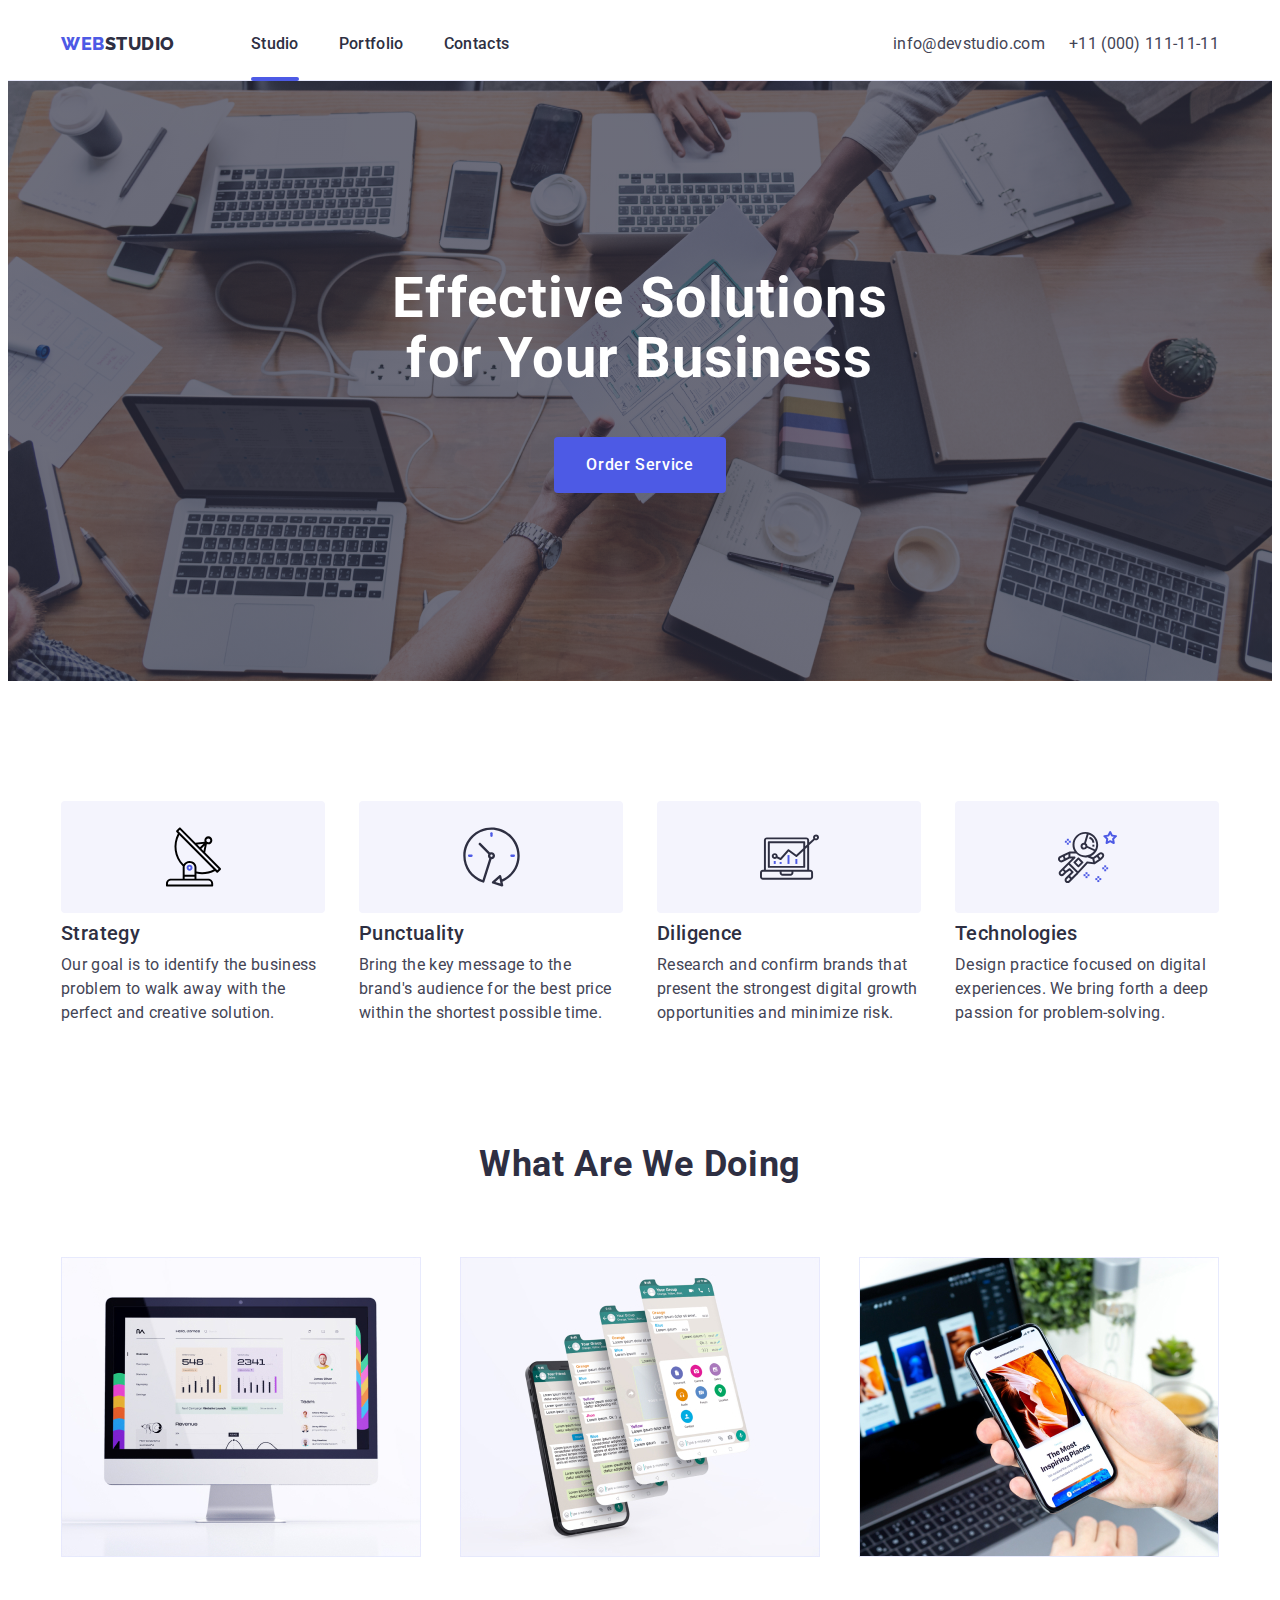
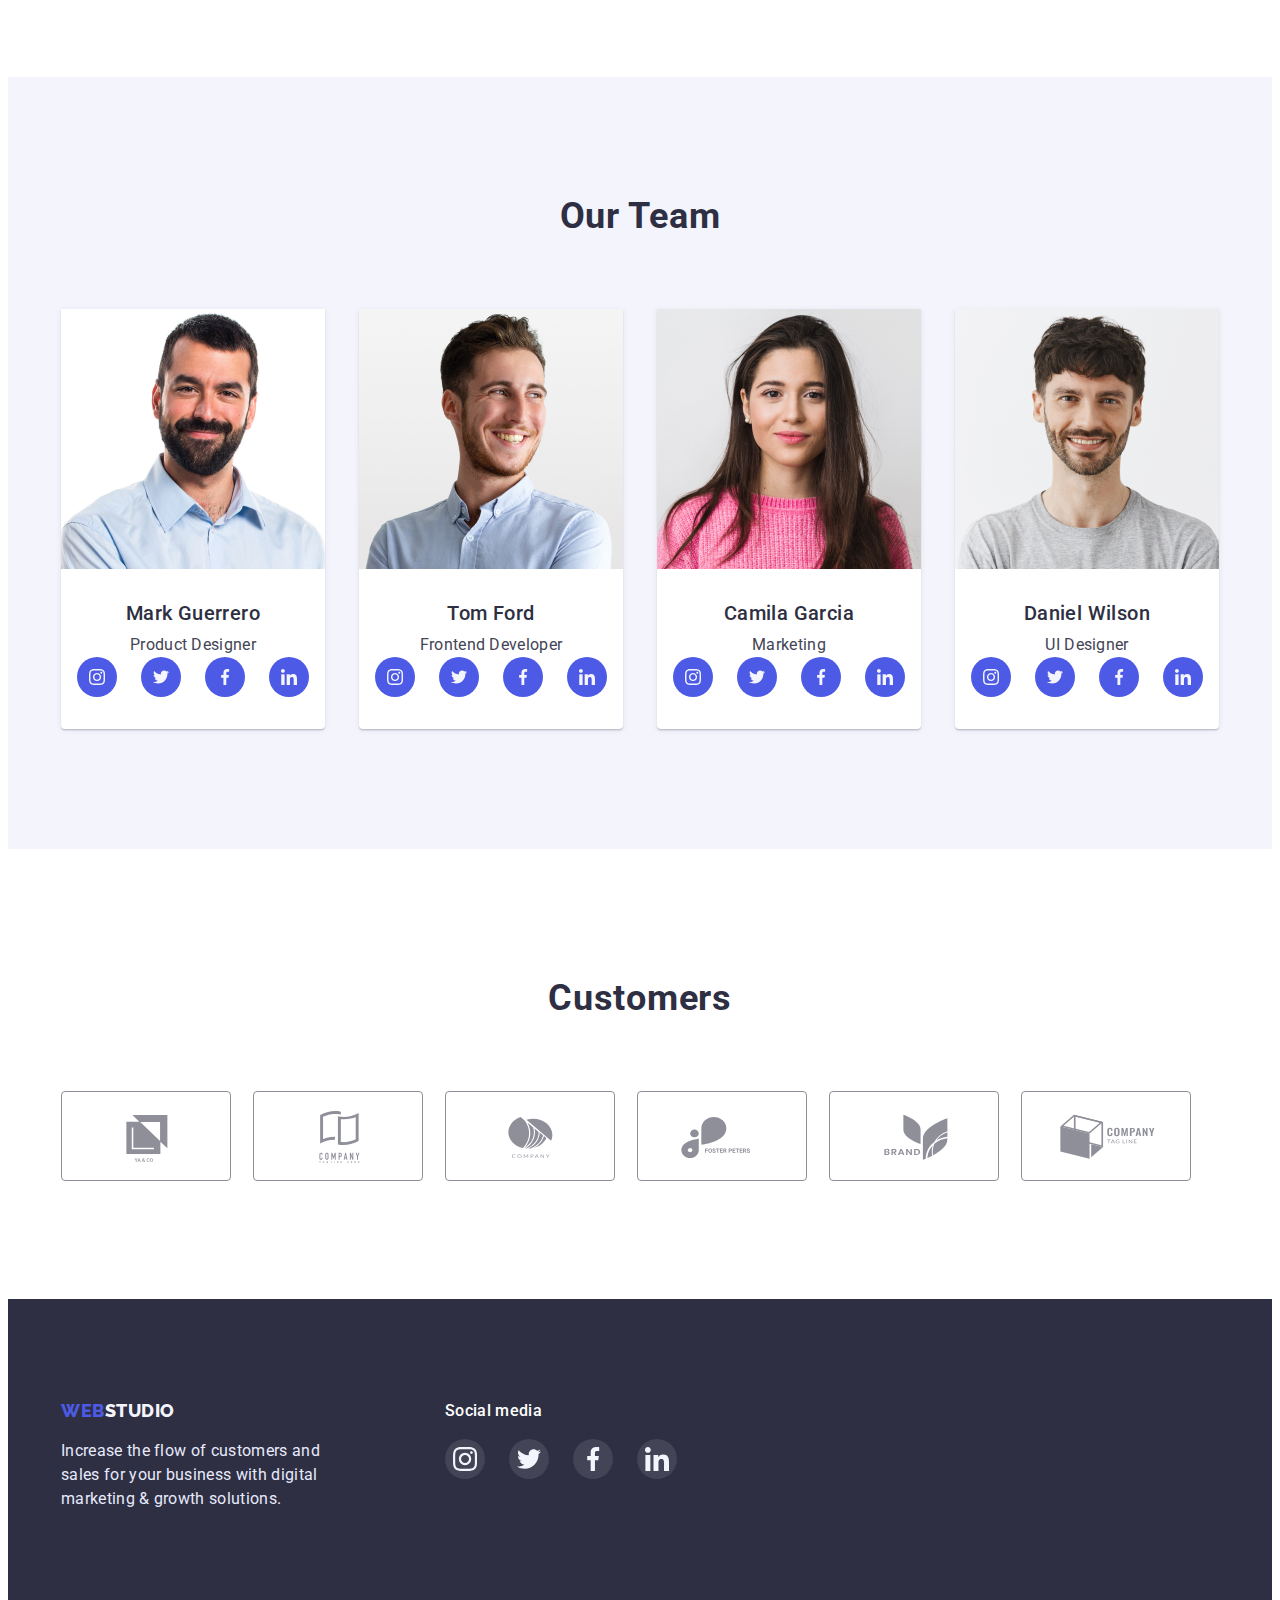
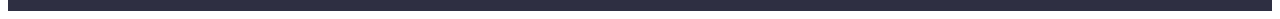
<file: index.html>
<!DOCTYPE html>
<html lang="en">
  <head>
    <meta charset="UTF-8" />
    <meta http-equiv="X-UA-Compatible" content="IE=edge" />
    <meta name="viewport" content="width=device-width, initial-scale=1.0" />
    <title>Document</title>
    <link rel="preconnect" href="https://fonts.googleapis.com" />
    <link rel="preconnect" href="https://fonts.gstatic.com" crossorigin />
    <link
      href="https://fonts.googleapis.com/css2?family=Raleway:wght@800&family=Roboto:wght@400;500;700;900&display=swap"
      rel="stylesheet"
    />
    <link
      rel="stylesheet"
      href="https://cdnjs.cloudflare.com/ajax/libs/modern-normalize/1.1.0/modern-normalize.min.css"
      integrity="sha512-wpPYUAdjBVSE4KJnH1VR1HeZfpl1ub8YT/NKx4PuQ5NmX2tKuGu6U/JRp5y+Y8XG2tV+wKQpNHVUX03MfMFn9Q=="
      crossorigin="anonymous"
      referrerpolicy="no-referrer"
    />
    <link rel="stylesheet" href="./css/styles.css" />
  </head>

  <body>
    <header class="page-header">
      
      <div class="container page-header-container">
        <nav class="header-nav">
          <a href="./index.html" class="logo-first"
            >Web<span class="logo-second">Studio</span></a
          >

         <ul class="site-nav">
            <li class="site-nav-item current">
              <a href="./index.html" class="nav-link link current-link"
                >Studio</a
              >
            </li>
            <li class="site-nav-item">
              <a href="./portfolio.html" class="nav-link link">Portfolio</a>
            </li>
            <li class="site-nav-item">
              <a href="" class="nav-link link">Contacts</a>
            </li>
          </ul>
        </nav>

        <address>
          <ul class="adress-list">
            <li>
              <a class="adress-list link" href="mailto:info@devstudio.com"
                >info@devstudio.com
              </a>
            </li>
            <li>
              <a class="adress-list link" href="tel:+110001111111"
                >+11 (000) 111-11-11
              </a>
            </li>
          </ul>
        </address>
      
      </div>
    </header>

    <main>
      <section class="hero">
        <div class="container">
          <h1 class="hero-title">Effective Solutions for Your Business</h1>
          <button class="hero-button" type="button"data-modal-open>Order Service</button>
        </div>
      </section>

      <section class="description">
        <div class="container">
          <h2 hidden>description</h2>
          <ul class="description-list">
            <li class="description-item">
              <div class="icon">
                <svg class="icon-list">
                  <use href="./images/icons.svg#icon-antenna-1"></use>
                </svg>
              </div>
              <h3 class="description-subtitle">Strategy</h3>
              <p class="description-text">
                Our goal is to identify the business problem to walk away with
                the perfect and creative solution.
              </p>
            </li>
            <li class="description-item">
              <div class="icon">
                <svg class="icon-list">
                  <use href="./images/icons.svg#icon-clock-1"></use>
                </svg>
              </div>
              <h3 class="description-subtitle">Punctuality</h3>
              <p class="description-text">
                Bring the key message to the brand's audience for the best price
                within the shortest possible time.
              </p>
            </li>
            <li class="description-item">
              <div class="icon">
                <svg class="icon-list">
                  <use href="./images/icons.svg#icon-diagram-1"></use>
                </svg>
              </div>
              <h3 class="description-subtitle">Diligence</h3>
              <p class="description-text">
                Research and confirm brands that present the strongest digital
                growth opportunities and minimize risk.
              </p>
            </li>
            <li class="description-item">
              <div class="icon">
                <svg class="icon-list">
                  <use href="./images/icons.svg#icon-astronaut-1"></use>
                </svg>
              </div>
              <h3 class="description-subtitle">Technologies</h3>
              <p class="description-text">
                Design practice focused on digital experiences. We bring forth a
                deep passion for problem-solving.
              </p>
            </li>
          </ul>
        </div>
      </section>
      <section class="job">
        <div class="container">
          <h2 class="job-tittle">What are we doing</h2>
          <ul class="job-list">
            <li><img src="./images/comp.jpg" alt="comp" width="360" /></li>
            <li><img src="./images/tel.jpg" alt="tel" width="360" /></li>
            <li>
              <img src="./images/comp-tel.jpg" alt="comp-tel" width="360" />
            </li>
          </ul>
        </div>
      </section>
      <section class="secjob">
        <div class="container">
          <h2 class="team-tittle">Our Team</h2>
          <ul class="job-seclist">
            <li class="secjob-item">
              <img
                class="secjob-img"
                src="./images/man1.jpg"
                alt="man1"
                width="264"
              />
              <h3 class="about-subtitle">Mark Guerrero</h3>
              <p class="about-text">Product Designer</p>

              <ul class="socials-list">
                <li class="socials-item">
                  <a class="socials-link" href
                    >
                    <svg class="socials-icon">
                      <use href="./images/icons.svg#icon-instagram-2"></use>
                    </svg>
                  </a>
                </li>
                <li class="socials-item">
                  <a class="socials-link" href>
                    <svg class="socials-icon">
                      <use href="./images/icons.svg#icon-twitter-1"></use>
                    </svg>
                  </a>
                </li>
                <li class="socials-item">
                  <a class="socials-link" href>
                    <svg class="socials-icon">
                      <use href="./images/icons.svg#icon-facebook-1"></use>
                    </svg>
                  </a>
                </li>
                <li class="socials-item">
                  <a class="socials-link" href>
                    <svg class="socials-icon">
                      <use href="./images/icons.svg#icon-linkedin-1"></use>
                    </svg>
                  </a>
                </li>
              </ul>
            </li>

            <li class="secjob-item">
              <img
                class="secjob-img"
                src="./images/man2.jpg"
                alt="man2"
                width="264"
              />
              <h3 class="about-subtitle">Tom Ford</h3>
              <p class="about-text">Frontend Developer</p>
              <ul class="socials-list">
                <li class="socials-item">
                  <a class="socials-link" href>
                    <svg class="socials-icon">
                      <use href="./images/icons.svg#icon-instagram-2"></use>
                    </svg>
                  </a>
                </li>
                <li class="socials-item">
                  <a class="socials-link" href>
                    <svg class="socials-icon">
                      <use href="./images/icons.svg#icon-twitter-1"></use>
                    </svg>
                  </a>
                </li>
                <li class="socials-item">
                  <a class="socials-link" href>
                    <svg class="socials-icon">
                      <use href="./images/icons.svg#icon-facebook-1"></use>
                    </svg>
                  </a>
                </li>
                <li class="socials-item">
                  <a class="socials-link" href>
                    <svg class="socials-icon">
                      <use href="./images/icons.svg#icon-linkedin-1"></use>
                    </svg>
                  </a>
                </li>
              </ul>
            </li>
            <li class="secjob-item">
              <img
                class="secjob-img"
                src="./images/girl1.jpg"
                alt="girl1"
                width="264"
              />
              <h3 class="about-subtitle">Camila Garcia</h3>
              <p class="about-text">Marketing</p>
              <ul class="socials-list">
                <li class="socials-item">
                  <a class="socials-link" href>
                    <svg class="socials-icon">
                      <use href="./images/icons.svg#icon-instagram-2"></use>
                    </svg>
                  </a>
                </li>
                <li class="socials-item">
                  <a class="socials-link" href>
                    <svg class="socials-icon">
                      <use href="./images/icons.svg#icon-twitter-1"></use>
                    </svg>
                  </a>
                </li>
                <li class="socials-item">
                  <a class="socials-link" href>
                    <svg class="socials-icon">
                      <use href="./images/icons.svg#icon-facebook-1"></use>
                    </svg>
                  </a>
                </li>
                <li class="socials-item">
                  <a class="socials-link" href>
                    <svg class="socials-icon">
                      <use href="./images/icons.svg#icon-linkedin-1"></use>
                    </svg>
                  </a>
                </li>
              </ul>
            </li>
            <li class="secjob-item">
              <img
                class="secjob-img"
                src="./images/man3.jpg"
                alt="man3"
                width="264"
              />
              <h3 class="about-subtitle">Daniel Wilson</h3>
              <p class="about-text">UI Designer</p>
              <ul class="socials-list">
                <li class="socials-item">
                  <a class="socials-link" href>
                    <svg class="socials-icon">
                      <use href="./images/icons.svg#icon-instagram-2"></use>
                    </svg>
                  </a>
                </li>
                <li class="socials-item">
                  <a class="socials-link" href>
                    <svg class="socials-icon">
                      <use href="./images/icons.svg#icon-twitter-1"></use>
                    </svg>
                  </a>
                </li>
                <li class="socials-item">
                  <a class="socials-link" href>
                    <svg class="socials-icon">
                      <use href="./images/icons.svg#icon-facebook-1"></use>
                    </svg>
                  </a>
                </li>
                <li class="socials-item">
                  <a class="socials-link" href>
                    <svg class="socials-icon">
                      <use href="./images/icons.svg#icon-linkedin-1"></use>
                    </svg>
                  </a>
                </li>
              </ul>
            </li>
          </ul>
        </div>
      </section>

      <section class="sections-customers">
        <div class="container ">
          <h2 class="customers-title">Customers</h2>
          <ul class="customers-list">
            <li class="customer">
              <a class="adress-customers" href="#">
                <svg class="icons-customers">
                  <use href="./images/icons.svg#icon-Logo"></use>
                </svg>
              </a>
            </li>
            <li class="customer">
              <a class="adress-customers" href="#">
                <svg class="icons-customers">
                  <use href="./images/icons.svg#icon-Logo-1"></use>
                </svg>
              </a>
            </li>
            <li class="customer">
              <a class="adress-customers" href="#">
                <svg class="icons-customers">
                  <use href="./images/icons.svg#icon-Logo-2"></use>
                </svg>
              </a>
            </li>
            <li class="customer">
              <a class="adress-customers" href="#">
                <svg class="icons-customers">
                  <use href="./images/icons.svg#icon-Logo-3"></use>
                </svg>
              </a>
            </li>
            <li class="customer">
              <a class="adress-customers" href="#">
                <svg class="icons-customers">
                  <use href="./images/icons.svg#icon-Logo-4"></use>
                </svg>
              </a>
            </li>
            <li class="customer">
              <a class="adress-customers" href="#">
                <svg class="icons-customers">
                  <use href="./images/icons.svg#icon-Logo-51"></use>
                </svg>
              </a>
            </li>
          </ul>
        </div>
      </section>
    </main>

    <footer class="footer-section">
        <div class="container">
      <div class="container-footer">
        <div class="footer-title">
          <a href="./index.html" class="logo-footer"
            >Web<span class="logo-secfooter">Studio</span></a
          >

          <p class="description-footer">
            Increase the flow of customers and sales for your business with
            digital marketing & growth solutions.
          </p>
        </div>
        <div class="footer-container">
          <h2 class="socials-tittle">Social media</h2>
          <ul class="socials-list1">
            <li class="socials-item1">
              <a class="socials-link1" href>
                <svg class="socials-icon1">
                  <use href="./images/icons.svg#icon-instagram-2"></use>
                </svg>
              </a>
            </li>
            <li class="socials-item1">
              <a class="socials-link1" href>
                <svg class="socials-icon1">
                  <use href="./images/icons.svg#icon-twitter-1"></use>
                </svg>
              </a>
            </li>
            <li class="socials-item1">
              <a class="socials-link1" href>
                <svg class="socials-icon1">
                  <use href="./images/icons.svg#icon-facebook-1"></use>
                </svg>
              </a>
            </li>
            <li class="socials-item1">
              <a class="socials-link1" href>
                <svg class="socials-icon1">
                  <use href="./images/icons.svg#icon-linkedin-1"></use>
                </svg>
              </a>
            </li>
          </ul>
        </div>
      </div>
    </footer>
     <div class="backdrop is-hidden" data-modal>
      <div class="modal">
        <button class="modal-close" type="button" data-modal-close>
          <svg class="close-icon">
            <use href="./images/icons1.svg#icon-close-black-18dp-2-1"></use>
          </svg>
        </button>
      </div>
    </div>
    <script src="./js/modal.js">
    </script>    
 
</body>

</html>
</file>
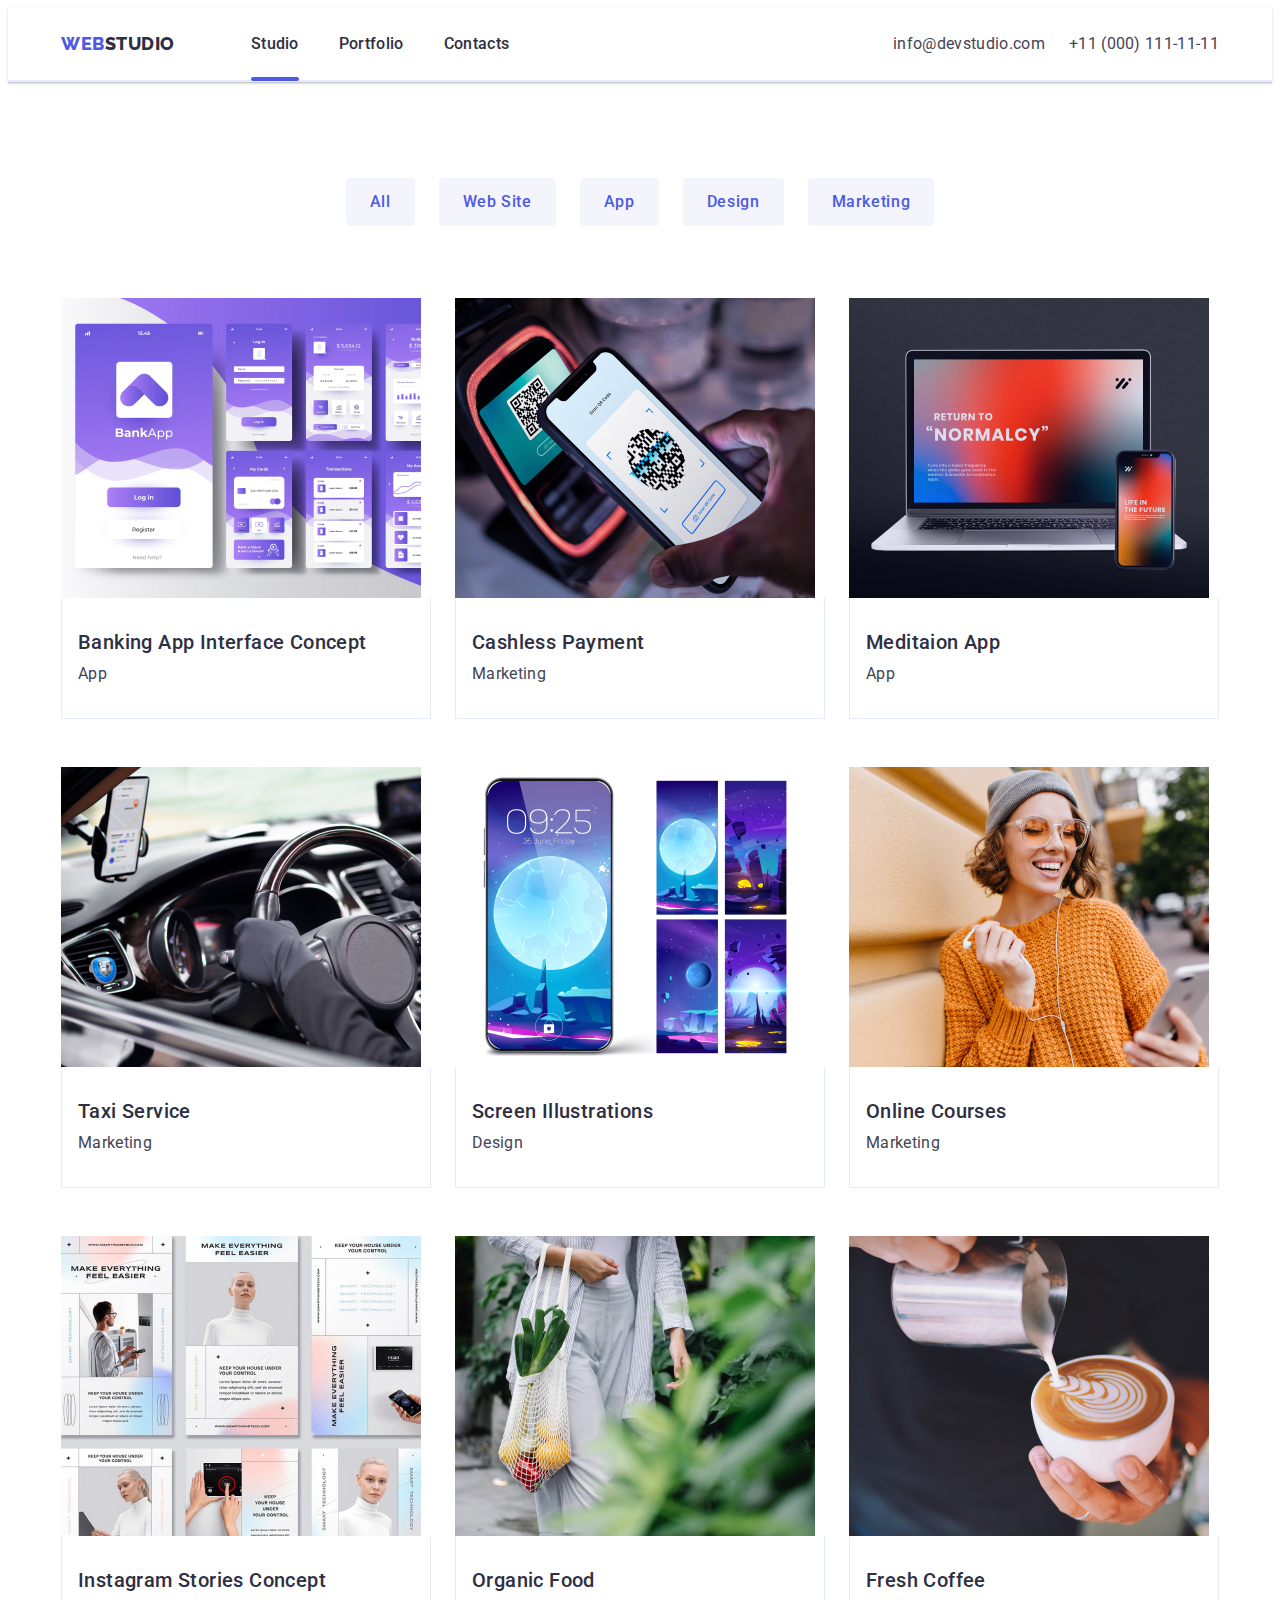
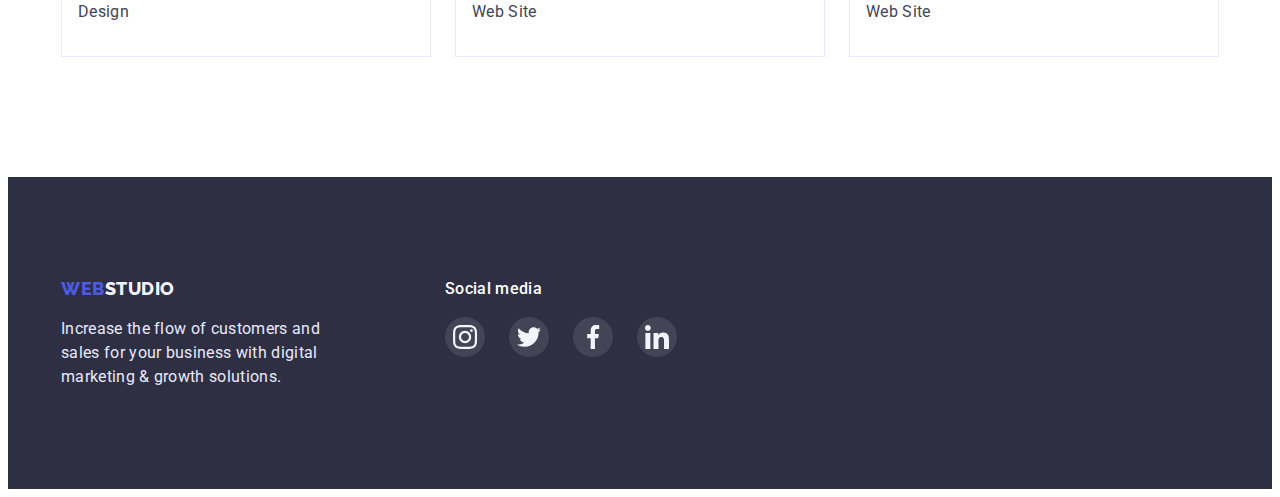
<file: portfolio.html>
<!DOCTYPE html>
<html lang="en">
  <head>
    <meta charset="UTF-8" />
    <meta http-equiv="X-UA-Compatible" content="IE=edge" />
    <meta name="viewport" content="width=device-width, initial-scale=1.0" />
    <title>Document</title>
    <link rel="preconnect" href="https://fonts.googleapis.com" />
    <link rel="preconnect" href="https://fonts.gstatic.com" crossorigin />
    <link
      href="https://fonts.googleapis.com/css2?family=Raleway:wght@800&family=Roboto:wght@400;500;700;900&display=swap"
      rel="stylesheet"
    />
    <link
      rel="stylesheet"
      href="https://cdnjs.cloudflare.com/ajax/libs/modern-normalize/1.1.0/modern-normalize.min.css"
      integrity="sha512-wpPYUAdjBVSE4KJnH1VR1HeZfpl1ub8YT/NKx4PuQ5NmX2tKuGu6U/JRp5y+Y8XG2tV+wKQpNHVUX03MfMFn9Q=="
      crossorigin="anonymous"
      referrerpolicy="no-referrer"
    />
    <link rel="stylesheet" href="./css/styles.css" />
  </head>

  <body>
    <div class="header1">
    <header class="page-header">      
      <div class="container page-header-container">
        <nav class="header-nav">
          <a href="./index.html" class="logo-first"
            >Web<span class="logo-second">Studio</span></a
          >

           <ul class="site-nav">
            <li class="site-nav-item current">
              <a href="./index.html" class="nav-link link current-link"
                >Studio</a
              >
            </li>
            <li class="site-nav-item">
              <a href="./portfolio.html" class="nav-link link">Portfolio</a>
            </li>
            <li class="site-nav-item">
              <a href="" class="nav-link link">Contacts</a>
            </li>
          </ul>
        </nav>

        <address>
          <ul class="adress-list">
            <li>
              <a class="adress-list link" href="mailto:info@devstudio.com"
                >info@devstudio.com
              </a>
            </li>
            <li>
              <a class="adress-list link" href="tel:+110001111111"
                >+11 (000) 111-11-11
              </a>
            </li>
          </ul>
        </address>
      </div>
      
    </header>
</div>
    <main>
      <section class="portfolio">
        <div class="container">
          <h1 hidden>Portfolio</h1>
          <ul class="container-button">
            <li><button type="button" class="button-portfolio">All</button></li>
            <li>
              <button type="button" class="button-portfolio">Web Site</button>
            </li>
            <li><button type="button" class="button-portfolio">App</button></li>
            <li>
              <button type="button" class="button-portfolio">Design</button>
            </li>
            <li>
              <button type="button" class="button-portfolio">Marketing</button>
            </li>
          </ul>

          <ul class="about-container">
            <li class="about-portfolio">
              <a class="portfolio-link"href>
                <div class="portfolio-image">
              <img src="./images/banking.jpg" alt="banking" width="360" />
              <div class ="portfolio-description">
                <p class="portfolio-text">14 Stylish and User-Friendly App Design Concepts · Task Manager App · Calorie Tracker App · Exotic Fruit Ecommerce App · Cloud Storage App
                </p>
              </div>
              </div>
              <div class="portfolio-context">
                <h3 class="about-subtitle">Banking App Interface Concept</h3>
                <p class="about-text">App</p>
              </div>
              </a>
            </li>
            <li class="about-portfolio">
               <a class="portfolio-link"href>
                 <div class="portfolio-image">
              <img
                src="./images/cashlesspayment.jpg"
                alt="cashless"
                width="360"
              />
              <div class ="portfolio-description">
              <p class="portfolio-text">14 Stylish and User-Friendly App Design Concepts · Task Manager App · Calorie Tracker App · Exotic Fruit Ecommerce App · Cloud Storage App
                </p>
              </div>
              </div>

              <div class="portfolio-context">
                <h3 class="about-subtitle">Cashless Payment</h3>
                <p class="about-text">Marketing</p>
              </div>
              </a>

            </li>
            <li class="about-portfolio">
               <a class="portfolio-link"href>
                <div class="portfolio-image">
              <img
                src="./images/meditaionapp.jpg"
                alt="meditaion"
                width="360"
              />
               <div class ="portfolio-description">
              <p class="portfolio-text">14 Stylish and User-Friendly App Design Concepts · Task Manager App · Calorie Tracker App · Exotic Fruit Ecommerce App · Cloud Storage App
                </p>
              </div>
              </div>
              <div class="portfolio-context">
                <h3 class="about-subtitle">Meditaion App</h3>
                <p class="about-text">App</p>
              </div>
              </a>
            </li>
            <li class="about-portfolio">
              <a class="portfolio-link"href>
                <div class="portfolio-image">
              <img src="./images/taxiservice.jpg" alt="taxi" width="360" />
               <div class ="portfolio-description">
              <p class="portfolio-text">14 Stylish and User-Friendly App Design Concepts · Task Manager App · Calorie Tracker App · Exotic Fruit Ecommerce App · Cloud Storage App
                </p>
              </div>
              </div>
              <div class="portfolio-context">
                <h3 class="about-subtitle">Taxi Service</h3>
                <p class="about-text">Marketing</p>
              </div>
              </a>
            </li>
            <li class="about-portfolio">
              <a class="portfolio-link"href>
                 <div class="portfolio-image">
              <img
                src="./images/screenillustrations.jpg"
                alt="screen"
                width="360"
              />
              <div class ="portfolio-description">
              <p class="portfolio-text">14 Stylish and User-Friendly App Design Concepts · Task Manager App · Calorie Tracker App · Exotic Fruit Ecommerce App · Cloud Storage App
                </p>
              </div>
              </div>
              <div class="portfolio-context">
                <h3 class="about-subtitle">Screen Illustrations</h3>
                <p class="about-text">Design</p>
              </div>
              </a>
            </li>
            <li class="about-portfolio">
              <a class="portfolio-link"href>
                <div class="portfolio-image">
              <img src="./images/onlinecourses.jpg" alt="online" width="360" />

              <div class ="portfolio-description">
              <p class="portfolio-text">14 Stylish and User-Friendly App Design Concepts · Task Manager App · Calorie Tracker App · Exotic Fruit Ecommerce App · Cloud Storage App
                </p>
              </div>
              </div>
              <div class="portfolio-context">
                <h3 class="about-subtitle">Online Courses</h3>
                <p class="about-text">Marketing</p>
              </div>
              </a>
            </li>
            <li class="about-portfolio">
              <a class="portfolio-link"href>
                <div class="portfolio-image">
              <img
                src="./images/instagramstoriesconcept.jpg"
                alt="instagram"
                width="360"
              />
              <div class ="portfolio-description">
              <p class="portfolio-text">14 Stylish and User-Friendly App Design Concepts · Task Manager App · Calorie Tracker App · Exotic Fruit Ecommerce App · Cloud Storage App
                </p>
              </div>
              </div>
              <div class="portfolio-context">
                <h3 class="about-subtitle">Instagram Stories Concept</h3>
                <p class="about-text">Design</p>
              </div>
              </a>
            </li>
            <li class="about-portfolio">
              <a class="portfolio-link"href>
                <div class="portfolio-image">
              <img src="./images/organicfood.jpg" alt="food" width="360" />
              <div class ="portfolio-description">
              <p class="portfolio-text">14 Stylish and User-Friendly App Design Concepts · Task Manager App · Calorie Tracker App · Exotic Fruit Ecommerce App · Cloud Storage App
                </p>
              </div>
              </div>
              <div class="portfolio-context">
                <h3 class="about-subtitle">Organic Food</h3>
                <p class="about-text">Web Site</p>
              </div>
              </a>
            </li>
            <li class="about-portfolio">
                <a class="portfolio-link"href>
                  <div class="portfolio-image">
              <img src="./images/freshcoffee.jpg" alt="coffee" width="360" />
              <div class ="portfolio-description">
              <p class="portfolio-text">14 Stylish and User-Friendly App Design Concepts · Task Manager App · Calorie Tracker App · Exotic Fruit Ecommerce App · Cloud Storage App
                </p>
              </div>
              </div>
              <div class="portfolio-context">
                <h3 class="about-subtitle">Fresh Coffee</h3>
                <p class="about-text">Web Site</p>
              </div>
              </a>
            </li>
          </ul>
        </div>
      </section>
    </main>
     <footer class="footer-section">
        <div class="container">
      <div class="container-footer">
        <div class="footer-title">
          <a href="./index.html" class="logo-footer"
            >Web<span class="logo-secfooter">Studio</span></a
          >

          <p class="description-footer">
            Increase the flow of customers and sales for your business with
            digital marketing & growth solutions.
          </p>
        </div>
        <div class="footer-container">
          <h2 class="socials-tittle">Social media</h2>
          <ul class="socials-list1">
            <li class="socials-item1">
              <a class="socials-link1" href>
                <svg class="socials-icon1">
                  <use href="./images/icons.svg#icon-instagram-2"></use>
                </svg>
              </a>
            </li>
            <li class="socials-item1">
              <a class="socials-link1" href>
                <svg class="socials-icon1">
                  <use href="./images/icons.svg#icon-twitter-1"></use>
                </svg>
              </a>
            </li>
            <li class="socials-item1">
              <a class="socials-link1" href>
                <svg class="socials-icon1">
                  <use href="./images/icons.svg#icon-facebook-1"></use>
                </svg>
              </a>
            </li>
            <li class="socials-item1">
              <a class="socials-link1" href>
                <svg class="socials-icon1">
                  <use href="./images/icons.svg#icon-linkedin-1"></use>
                </svg>
              </a>
            </li>
          </ul>
        </div>
      </div>
    </footer>
  </body>
</html>
</file>
<file: css/styles.css>
:root {
  --accent-color: #4d5ae5;
  --primary-color: #434455;
  --main-color: #ffffff;
  --main-bg-color: #ffffff;
  --grey-color: #2e2f42;
  --grey-bg-color: #2e2f42;
  --accent-bg-color: #4d5ae5;
  --mains-color: #e7e9fc;
  --mains-bg-color: #e7e9fc;
  --main-font: 'Raleway', sans-serif;
  --customers-color: #8e8f99;
}
body {
  font-family: 'Roboto', sans-serif;
  font-size: 16px;
  color: var(--primary-color);
  background-color: var(--main-bg-color);
}
ul {
  list-style: none;
}
h1,
h2,
h3,
h4,
p {
  margin-top: 0;
  margin-bottom: 0;
}
ul,
ol {
  margin-top: 0;
  margin-bottom: 0;
  padding-left: 0;
}
img {
  display: block;
  max-width: 100%;
  height: auto;
}

.container {
  width: 1158px;
  margin-left: auto;
  margin-right: auto;
  padding-left: 15px;
  padding-right: 15px;
}

.page-header {
  border-bottom: 1px solid #e7e9fc;
}
.header1 {
  border-bottom: 1px solid #e7e9fc;
  box-shadow: 0px 2px 1px rgba(46, 47, 66, 0.08),
    0px 1px 1px rgba(46, 47, 66, 0.16), 0px 1px 6px rgba(46, 47, 66, 0.08);
}
.page-header-container {
  display: flex;
  align-items: center;
  justify-content: space-between;
}
.header-nav {
  display: flex;
  align-items: center;
}
.site-nav {
  display: flex;
  align-items: center;
  gap: 40px;
}

.adress-list {
  font-style: normal;
  color: var(--primary-color);
  line-height: 1.5;
  letter-spacing: 0.02em;
  display: flex;
  align-items: center;
  gap: 24px;
}
.adress-list:hover,
.adress-list:focus {
  color: var(--accent-color);
}

.logo-first {
  font-family: 'Raleway';
  font-weight: 800;
  font-size: 18px;
  line-height: 1.33;
  letter-spacing: 0.03em;
  color: var(--accent-color);
  text-transform: uppercase;
  text-decoration: none;
  margin-right: 76px;
}
.logo-second {
  color: var(--grey-color);
}

.site-nav .link:hover,
.site-nav .link:focus {
  color: var(--accent-color);
}
.adress-list {
  font-style: normal;
  color: var(--primary-color);
  line-height: 1.5;
  letter-spacing: 0.02em;
  display: flex;
  align-items: center;
  margin-left: auto;
  transition: color 250ms cubic-bezier(0.4, 0, 0.2, 1);
}

.link {
  text-decoration: none;
}
.adress-list link {
  padding-top: 24px;
  padding-bottom: 24px;
  transition: color 250ms cubic-bezier(0.4, 0, 0.2, 1);
}

.current {
  position: relative;
}
.current::after {
  position: absolute;
  content: '';
  bottom: -1px;
  display: block;
  width: 100%;
  height: 4px;
  border-radius: 2px;
  background-color: var(--accent-color);
}

.nav-link .link:hover,
.nav-link .link:focus {
  color: var(--accent-color);
}
.nav-link {
  color: var(--grey-color);
  font-weight: 500;
  line-height: 1.5;
  letter-spacing: 0.02em;
  display: block;
  padding-top: 24px;
  padding-bottom: 24px;
  transition: color 250ms cubic-bezier(0.4, 0, 0.2, 1);
}
.nav-link.current {
  color: #404bbf;
}
.hero {
  margin: 0 auto;
  text-align: center;
  padding: 188px 0;
  background-image: linear-gradient(
      rgba(46, 47, 66, 0.7),
      rgba(46, 47, 66, 0.7)
    ),
    url('../images/peopleoffice\ 1.jpg');
  background-repeat: no-repeat;
  background-position: center;
  background-size: cover;
  background-color: var(--mains-bg-color);
  max-width: 1440px;
}

.hero-title {
  font-size: 56px;
  line-height: 1.07;
  text-align: center;
  letter-spacing: 0.02em;
  color: var(--main-color);
  width: 496px;
  margin-left: auto;
  margin-right: auto;
  margin-bottom: 48px;
}
.hero-button {
  font-family: 'Roboto', sans-serif;
  font-weight: 500;
  font-size: 16px;
  line-height: 1.5;
  background: var(--accent-bg-color);
  letter-spacing: 0.04em;
  color: var(--main-color);
  border-radius: 4px;
  cursor: pointer;
  border: 0px;
  min-width: 163px;
  padding-top: 16px;
  padding-bottom: 16px;
  padding-left: 32px;
  padding-right: 32px;
  transition: background-color 250ms cubic-bezier(0.4, 0, 0.2, 1);
}
.hero-button:hover,
.hero-button.link:focus {
  background-color: #404bbf;
}
.icon-list {
  height: 64px;
  width: 59px;
}

.icon {
  background: #f4f4fd;
  border-radius: 4px;
  display: flex;
  justify-content: center;
  width: 264px;
  height: 112px;
  align-items: center;
  margin-bottom: 8px;
}

.description {
  padding-top: 120px;
}

.description-list {
  display: flex;
  justify-content: space-between;
}

.description-item {
  width: 264px;
}
.description-subtitle {
  font-weight: 500;
  font-size: 20px;
  line-height: 1.2;
  letter-spacing: 0.02em;
  color: var(--grey-color);
  margin-bottom: 8px;
}

.description-text {
  line-height: 1.5;
  letter-spacing: 0.02em;
  color: var(--primary-color);
}

.job {
  padding: 120px 0;
}
.job-list {
  display: flex;
  justify-content: space-between;
}

.secjob {
  background: #f4f4fd;
  padding: 120px 0;
}
.job-seclist {
  display: flex;
  justify-content: space-between;
}

.team-tittle {
  font-size: 36px;
  line-height: 1.11;
  letter-spacing: 0.02em;
  text-transform: capitalize;
  color: var(--grey-color);
  text-align: center;
  margin-bottom: 72px;
}
.job-tittle {
  font-size: 36px;
  line-height: 1.11;
  letter-spacing: 0.02em;
  text-transform: capitalize;
  color: var(--grey-color);
  text-align: center;
  margin-bottom: 72px;
}
.about-subtitle {
  font-weight: 500;
  font-size: 20px;
  line-height: 1.2;
  letter-spacing: 0.02em;
  color: var(--grey-color);
  margin-bottom: 8px;
}

.about-text {
  line-height: 1.5;
  letter-spacing: 0.02em;
  color: var(--primary-color);
}
.secjob-img {
  margin-bottom: 32px;
}
.secjob-item {
  padding-bottom: 32px;
  background: #ffffff;
  box-shadow: 0px 1px 6px rgba(46, 47, 66, 0.08),
    0px 1px 1px rgba(46, 47, 66, 0.16), 0px 2px 1px rgba(46, 47, 66, 0.08);
  border-radius: 0px 0px 4px 4px;
  text-align: center;
}
.socials-list {
  display: flex;
  gap: 24px;
  justify-content: center;
  align-items: center;
}
.socials-icon {
  width: 16px;
  height: 16px;
}

.socials-item {
  width: 40px;
  height: 40px;
}

.socials-link {
  display: flex;
  align-items: center;
  justify-content: center;
  width: 100%;
  height: 100%;
  border-radius: 50%;
  background: #4d5ae5;
  transition: background-color 250ms cubic-bezier(0.4, 0, 0.2, 1);
}

.socials-link:hover,
.socials-link:focus {
  background-color: #404bbf;
}

.footer-section {
  background: var(--grey-bg-color);
  padding-top: 100px;
  padding-bottom: 100px;
}
.footer-title {
  max-width: 264px;
  margin-right: 120px;
}

.description-footer {
  margin-top: 16px;
  margin-bottom: 0px;
  line-height: 1.5;
  letter-spacing: 0.02em;
  color: var(--mains-color);
}
.socials-tittle {
  font-family: 'Roboto';
  font-style: normal;
  font-weight: 500;
  font-size: 16px;
  line-height: 1.5;
  letter-spacing: 0.02em;
  color: #ffffff;
}
.logo-footer {
  font-family: 'Raleway';
  font-weight: 800;
  font-size: 18px;
  line-height: 1.33;
  letter-spacing: 0.03em;
  color: var(--accent-color);
  text-transform: uppercase;
  text-decoration: none;
}

.logo-secfooter {
  color: #f4f4fd;
}

ul {
  list-style: none;
}
.portfolio {
  padding-top: 96px;
  padding-bottom: 120px;
}
.container-button {
  display: flex;
  justify-content: center;
  gap: 24px;
  margin-bottom: 72px;
}
.button-portfolio {
  font-weight: 500;
  font-family: 'Roboto', sans-serif;
  letter-spacing: 0.04em;
  font-size: 16px;
  line-height: 1.5;
  border-radius: 4px;
  cursor: pointer;
  color: var(--accent-color);
  background-color: #f4f4fd;
  padding-top: 12px;
  padding-bottom: 12px;
  padding-left: 24px;
  padding-right: 24px;
  border: none;
  transition: color 250ms cubic-bezier(0.4, 0, 0.2, 1),
    background-color 250ms cubic-bezier(0.4, 0, 0.2, 1),
    box-shadow 250ms cubic-bezier(0.4, 0, 0.2, 1);
}
.portfolio-context {
  padding-top: 32px;
  padding-bottom: 32px;
  padding-left: 16px;
  border: 1px solid #e7e9fc;
  border-top: 0;
}
.about-container {
  display: flex;
  flex-wrap: wrap;
  gap: 48px 24px;
}
.button-portfolio:hover,
.button-portfolio:focus {
  background-color: #404bbf;
  color: var(--main-color);
  box-shadow: 0px 3px 1px rgba(0, 0, 0, 0.1), 0px 2px 1px rgba(0, 0, 0, 0.08),
    0px 2px 2px rgba(0, 0, 0, 0.12);
}

.about-portfolio {
  flex-basis: calc((100% - 2 * 24px) / 3);
}
.portfolio-link:hover .portfolio-context,
.portfolio-link:focus .portfolio-context {
  box-shadow: 0px 1px 6px rgba(46, 47, 66, 0.08),
    0px 1px 1px rgba(46, 47, 66, 0.16), 0px 2px 1px rgba(46, 47, 66, 0.08);
}
.portfolio-link {
  text-decoration: none;
  transition: box-shadow 250ms cubic-bezier(0.4, 0, 0.2, 1);
}
.customers-title {
  font-size: 36px;
  line-height: 1.11;
  letter-spacing: 0.02em;
  text-transform: capitalize;
  color: var(--grey-color);
  text-align: center;
  padding-bottom: 72px;
}
.sections-customers {
  margin-bottom: 120px;
  margin-top: 130px;
}

.customer {
  height: 88px;
  width: 168px;
}
.adress-customers {
  display: flex;
  align-items: center;
  justify-content: center;
  width: 100%;
  height: 100%;
  border: 1px solid var(--customers-color);
  border-radius: 4px;
  color: var(--customers-color);
  transition: border-color 250ms cubic-bezier(0.4, 0, 0.2, 1);
}

.adress-customers:hover,
.adress-customers:focus {
  color: #404bbf;
  border-color: #404bbf;
}

.icons-customers {
  height: 56px;
  width: 104px;
  fill: currentColor;
  transition: fill 250ms cubic-bezier(0.4, 0, 0.2, 1);
}
.customers-list {
  font-style: normal;
  color: var(--customers-color);
  line-height: 1.5;
  letter-spacing: 0.02em;
  display: flex;
  align-items: center;
  gap: 24px;
}
.socials-item1 {
  width: 40px;
  height: 40px;
  display: flex;
  text-align: center;
  justify-content: center;
  background: #2e2f42;
  border-radius: 50%;
}
.socials-icon1 {
  width: 24px;
  height: 24px;
  fill: #f4f4fd;
}
.socials-tittle {
  font-weight: 500;
  line-height: 1.5;
  letter-spacing: 0.02em;
  color: var(--main-bg-color);
  margin-bottom: 16px;
  display: block;
}
.socials-list1 {
  display: flex;
  gap: 24px;
}
.socials-link1 {
  display: flex;
  width: 100%;
  height: 100%;
  background-color: rgba(255, 255, 255, 0.1);
  border-radius: 50%;
  align-items: center;
  justify-content: center;
  text-decoration: underline;
  transition: background-color 250ms cubic-bezier(0.4, 0, 0.2, 1);
}

.socials-link1:hover,
.socials-link1:focus {
  background-color: #31d0aa;
}

.container-footer {
  display: flex;
}
.portfolio-description {
  background-color: var(--accent-bg-color);
  color: #f4f4fd;
  position: absolute;
  top: 0;
  left: 0;
  width: 100%;
  height: 100%;
  transform: translateY(100%);
  transition: transform 250ms cubic-bezier(0.4, 0, 0.2, 1);
}
.portfolio-image {
  position: relative;
  overflow: hidden;
}
.portfolio-text {
  color: var(--mains-color);
  line-height: 1.5;
  letter-spacing: 0.02em;
  margin-top: 40px;
  margin-left: 32px;
  margin-right: 32px;
}
.portfolio-link:hover .portfolio-description {
  transform: translateY(0);
}
.backdrop.is-hidden {
  opacity: 0;
  visibility: hidden;
  pointer-events: none;
}

.backdrop {
  position: fixed;
  top: 0;
  left: 0;
  width: 100%;
  height: 100%;
  background-color: rgba(46, 47, 66, 0.4);
  transition: opacity 250ms cubic-bezier(0.4, 0, 0.2, 1),
    visibility 250ms cubic-bezier(0.4, 0, 0.2, 1);
}
.modal {
  position: absolute;
  width: 408px;
  height: 576px;
  background-color: #fcfcfc;
  box-shadow: 0px 1px 1px rgb(0 0 0 / 14%), 0px 1px 3px rgb(0 0 0 / 12%),
    0px 2px 1px rgb(0 0 0 / 20%);
  border-radius: 4px;
  top: 50%;
  left: 50%;
  transform: translate(-50%, -50%);
}
.modal-close {
  display: flex;
  align-items: center;
  justify-content: center;
  width: 24px;
  height: 24px;
  border-radius: 50%;
  background-color: var(--mains-bg-color);
  border: 1px solid rgba(0, 0, 0, 0.1);
  position: absolute;
  top: 24px;
  right: 24px;
  transition: fill 250ms cubic-bezier(0.4, 0, 0.2, 1),
    background-color 250ms cubic-bezier(0.4, 0, 0.2, 1);
}
.modal-close:hover,
.modal-close:focus {
  fill: var(--mains-color);
  background-color: var(--accent-bg-color);
}
.close-icon {
  height: 8px;
  width: 8px;
}
</file>
